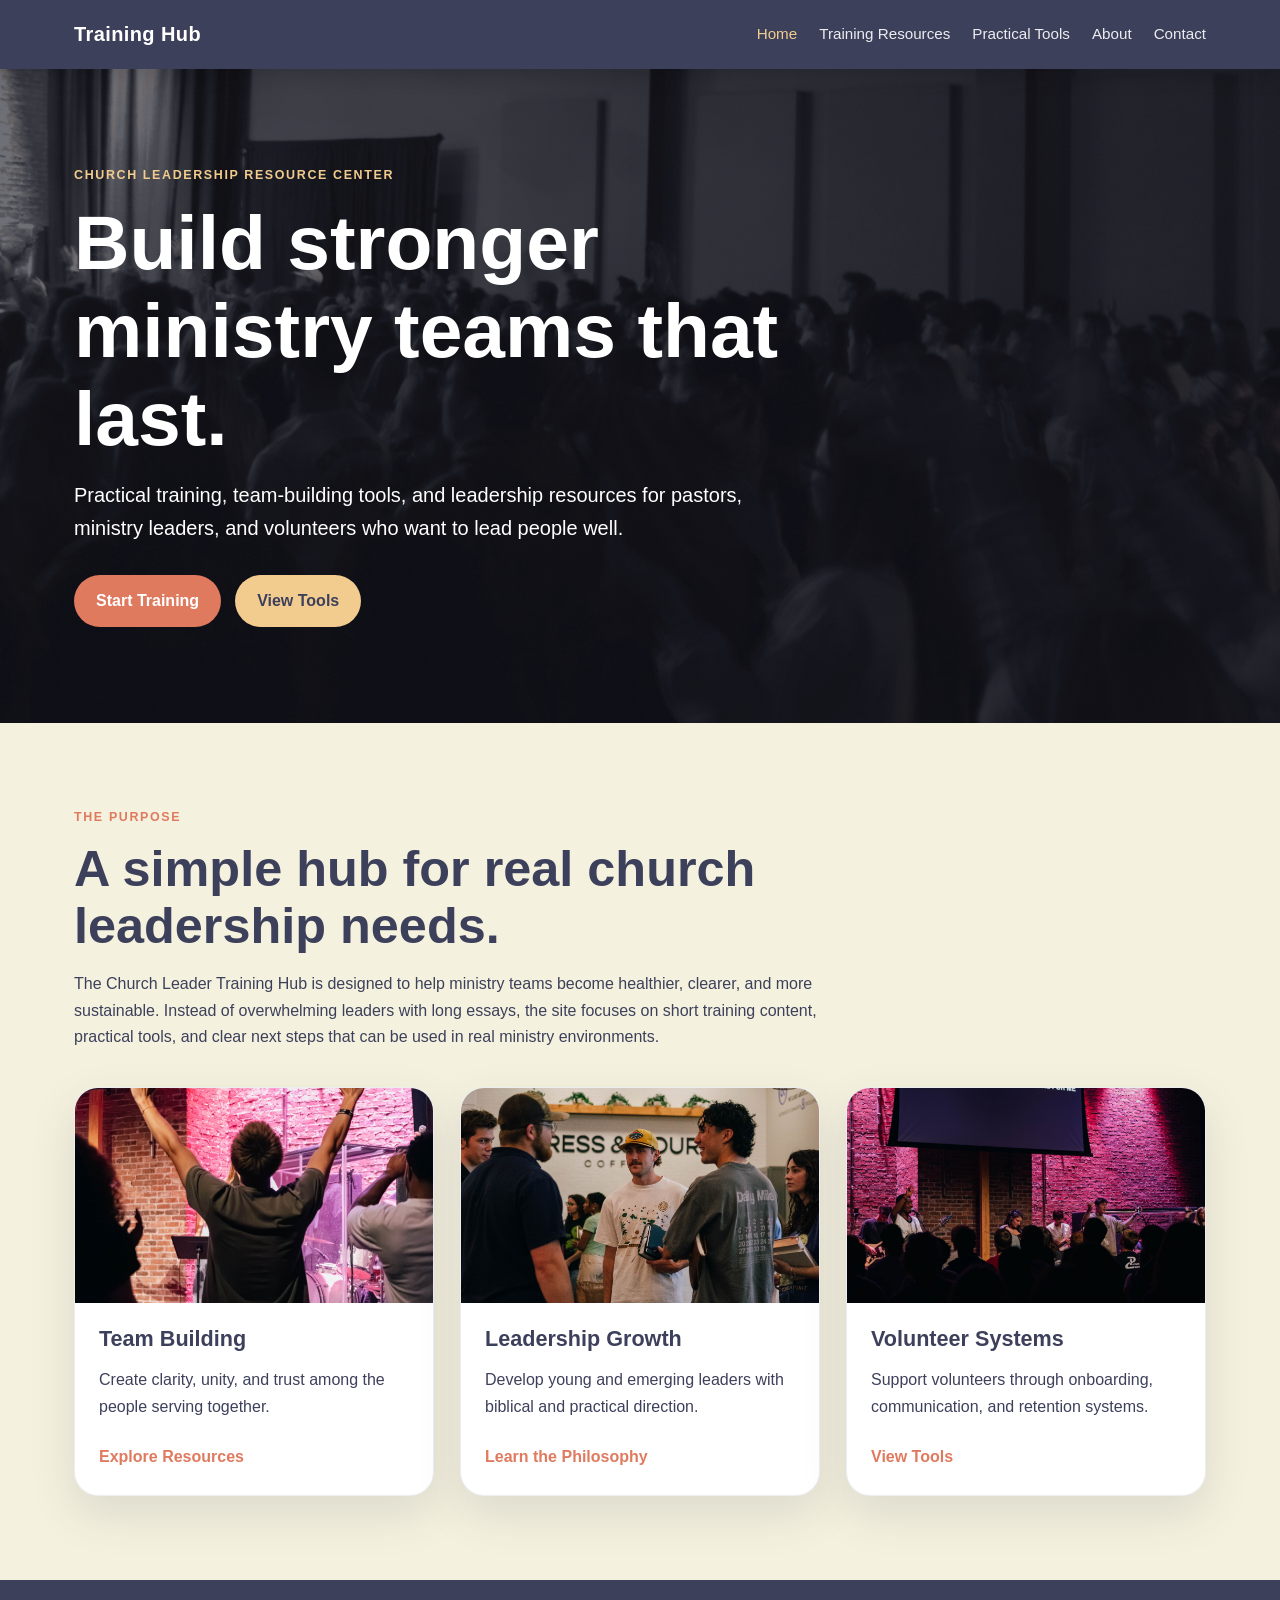
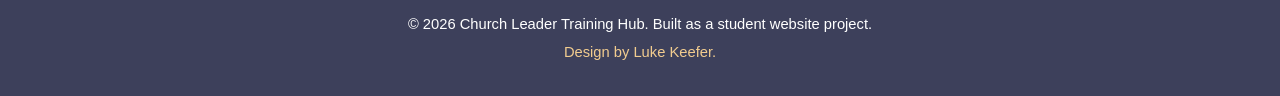
<file: index.html>
<!DOCTYPE html>
<html lang="en">
<head>
  <meta charset="UTF-8" />
  <meta name="viewport" content="width=device-width, initial-scale=1.0" />
  <title>Home | Church Leader Training Hub</title>
  <link rel="stylesheet" href="styles.css" />
</head>
<body>
<header class="site-header">
  <nav class="navbar">
    <a class="logo" href="index.html">Training Hub</a>
    <ul class="nav-links">
      <li><a class="active" href="index.html">Home</a></li>
<li><a class="" href="resources.html">Training Resources</a></li>
<li><a class="" href="tools.html">Practical Tools</a></li>
<li><a class="" href="about.html">About</a></li>
<li><a class="" href="contact.html">Contact</a></li>
    </ul>
  </nav>
</header>
<main>

<section class="hero">
  <div class="hero-inner">
    <p class="eyebrow">Church Leadership Resource Center</p>
    <h1>Build stronger ministry teams that last.</h1>
    <p class="hero-text">Practical training, team-building tools, and leadership resources for pastors, ministry leaders, and volunteers who want to lead people well.</p>
    <div class="button-row">
      <a href="resources.html" class="btn btn-primary">Start Training</a>
      <a href="tools.html" class="btn btn-secondary">View Tools</a>
    </div>
  </div>
</section>

<section class="section">
  <div class="section-heading">
    <p class="eyebrow">The Purpose</p>
    <h2>A simple hub for real church leadership needs.</h2>
    <p>The Church Leader Training Hub is designed to help ministry teams become healthier, clearer, and more sustainable. Instead of overwhelming leaders with long essays, the site focuses on short training content, practical tools, and clear next steps that can be used in real ministry environments.</p>
  </div>

  <div class="grid-3">
    <article class="card">
      <img src="images/team-worship.jpg" alt="Church community gathered for worship">
      <div class="card-body">
        <h3>Team Building</h3>
        <p>Create clarity, unity, and trust among the people serving together.</p>
        <a class="text-link" href="resources.html">Explore Resources</a>
      </div>
    </article>
    <article class="card">
      <img src="images/leadership-room.jpg" alt="Worship environment with people gathered">
      <div class="card-body">
        <h3>Leadership Growth</h3>
        <p>Develop young and emerging leaders with biblical and practical direction.</p>
        <a class="text-link" href="about.html">Learn the Philosophy</a>
      </div>
    </article>
    <article class="card">
      <img src="images/volunteer-gathering.jpg" alt="Church volunteers and attendees gathered together">
      <div class="card-body">
        <h3>Volunteer Systems</h3>
        <p>Support volunteers through onboarding, communication, and retention systems.</p>
        <a class="text-link" href="tools.html">View Tools</a>
      </div>
    </article>
  </div>
</section>

</main>
<footer class="site-footer">
  <p>© 2026 Church Leader Training Hub. Built as a student website project.</p>
  <p class="credit">Design by Luke Keefer.</p>
</footer>
</body>
</html>
</file>
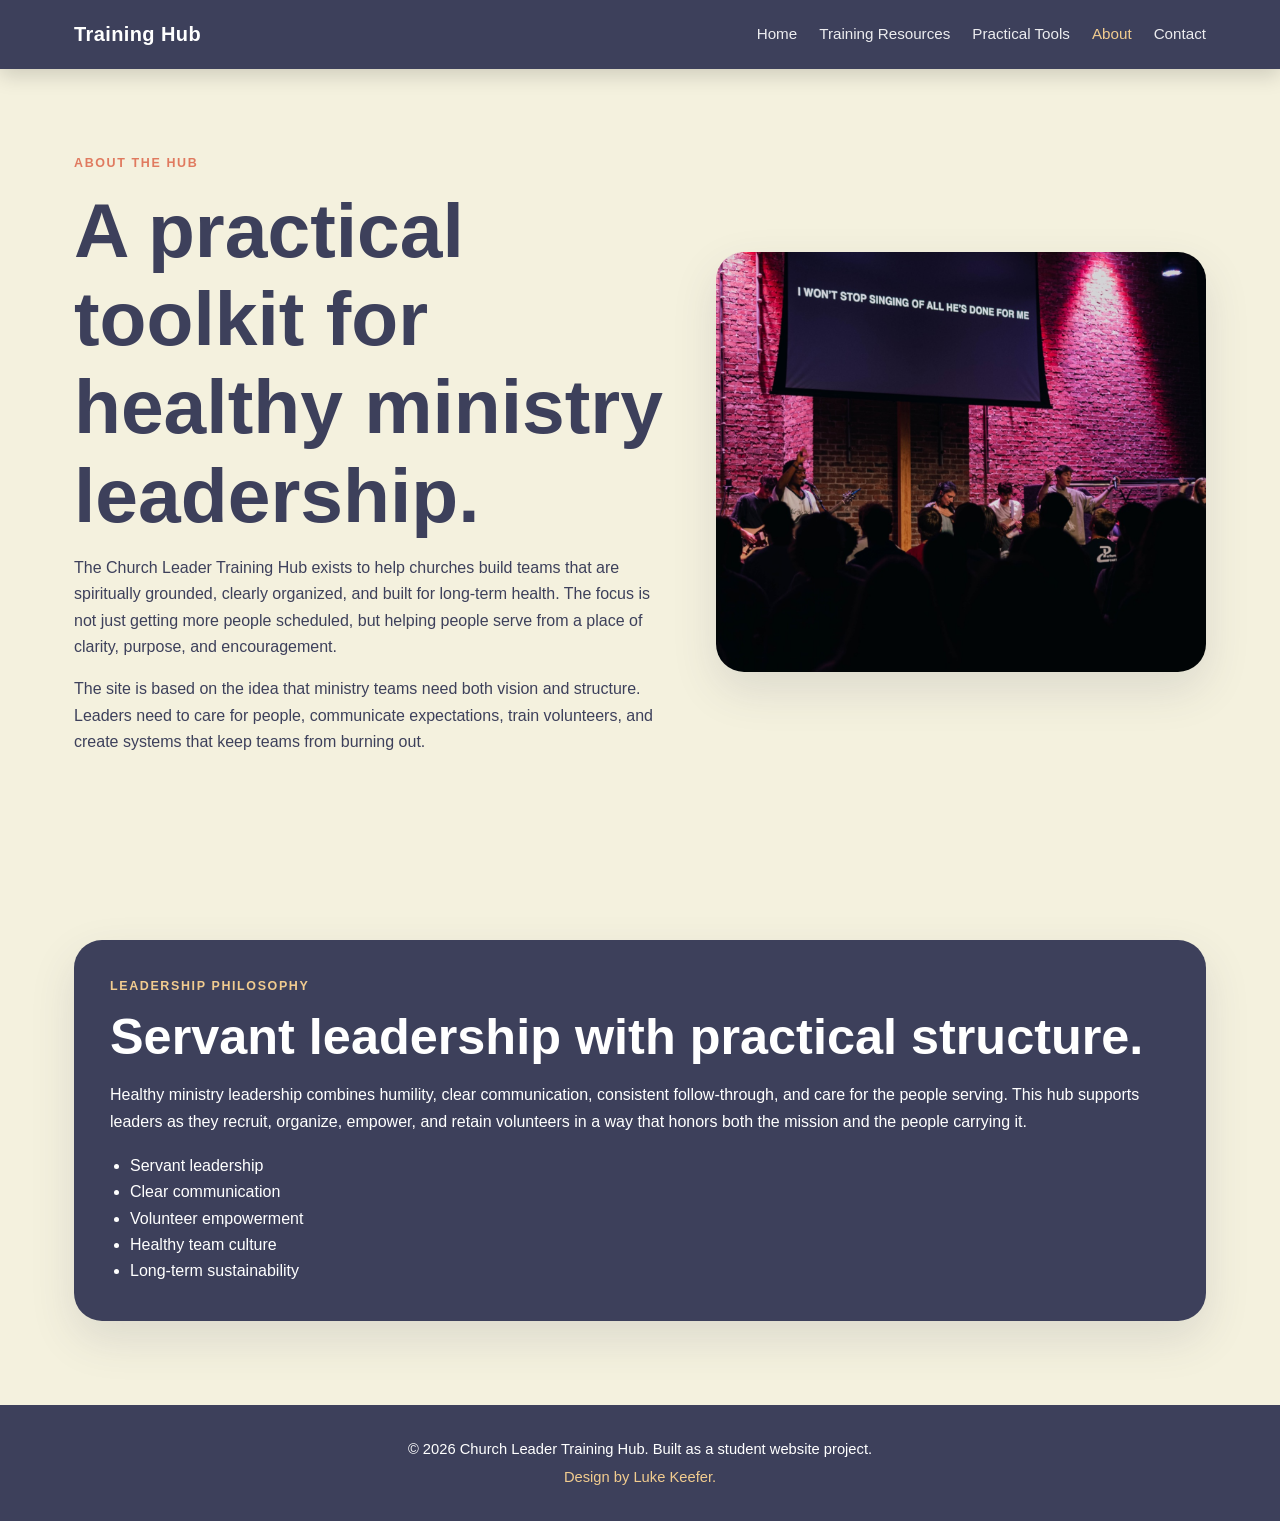
<file: about.html>
<!DOCTYPE html>
<html lang="en">
<head>
  <meta charset="UTF-8" />
  <meta name="viewport" content="width=device-width, initial-scale=1.0" />
  <title>About | Church Leader Training Hub</title>
  <link rel="stylesheet" href="styles.css" />
</head>
<body>
<header class="site-header">
  <nav class="navbar">
    <a class="logo" href="index.html">Training Hub</a>
    <ul class="nav-links">
      <li><a class="" href="index.html">Home</a></li>
<li><a class="" href="resources.html">Training Resources</a></li>
<li><a class="" href="tools.html">Practical Tools</a></li>
<li><a class="active" href="about.html">About</a></li>
<li><a class="" href="contact.html">Contact</a></li>
    </ul>
  </nav>
</header>
<main>

<section class="section split">
  <div>
    <p class="eyebrow">About the Hub</p>
    <h1>A practical toolkit for healthy ministry leadership.</h1>
    <p>The Church Leader Training Hub exists to help churches build teams that are spiritually grounded, clearly organized, and built for long-term health. The focus is not just getting more people scheduled, but helping people serve from a place of clarity, purpose, and encouragement.</p>
    <p>The site is based on the idea that ministry teams need both vision and structure. Leaders need to care for people, communicate expectations, train volunteers, and create systems that keep teams from burning out.</p>
  </div>
  <div class="rounded-image">
    <img src="images/volunteer-gathering.jpg" alt="Church volunteers and community members gathered together">
  </div>
</section>

<section class="section">
  <div class="mission-box">
    <p class="eyebrow">Leadership Philosophy</p>
    <h2>Servant leadership with practical structure.</h2>
    <p>Healthy ministry leadership combines humility, clear communication, consistent follow-through, and care for the people serving. This hub supports leaders as they recruit, organize, empower, and retain volunteers in a way that honors both the mission and the people carrying it.</p>
    <ul>
      <li>Servant leadership</li>
      <li>Clear communication</li>
      <li>Volunteer empowerment</li>
      <li>Healthy team culture</li>
      <li>Long-term sustainability</li>
    </ul>
  </div>
</section>

</main>
<footer class="site-footer">
  <p>© 2026 Church Leader Training Hub. Built as a student website project.</p>
  <p class="credit">Design by Luke Keefer.</p>
</footer>
</body>
</html>
</file>
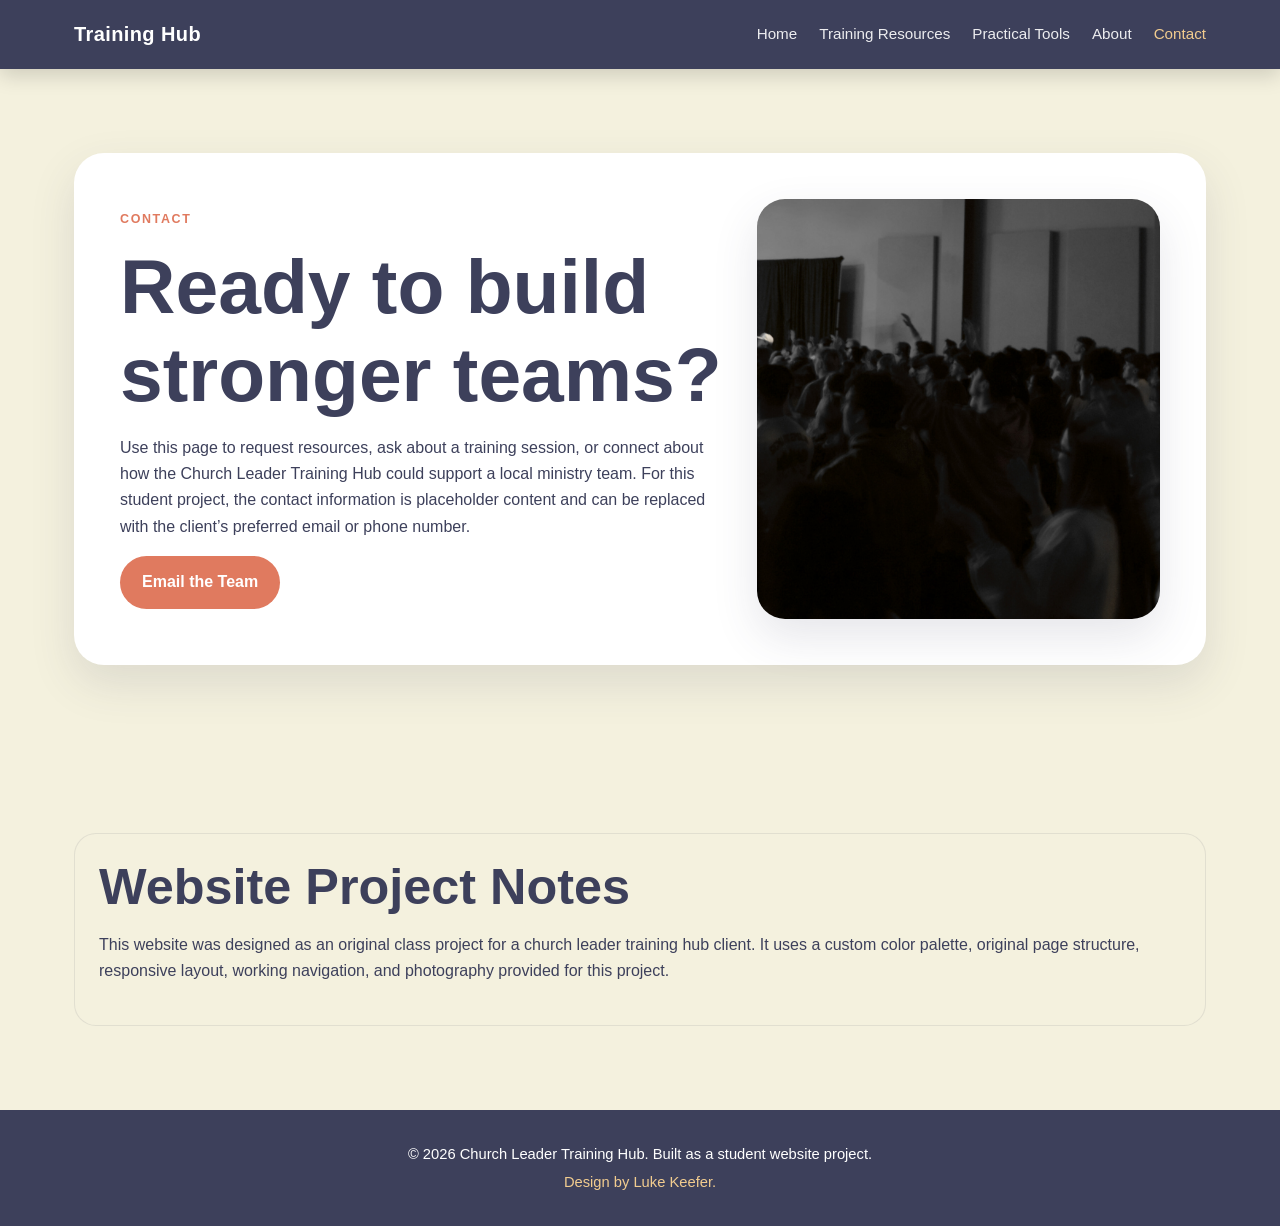
<file: contact.html>
<!DOCTYPE html>
<html lang="en">
<head>
  <meta charset="UTF-8" />
  <meta name="viewport" content="width=device-width, initial-scale=1.0" />
  <title>Contact | Church Leader Training Hub</title>
  <link rel="stylesheet" href="styles.css" />
</head>
<body>
<header class="site-header">
  <nav class="navbar">
    <a class="logo" href="index.html">Training Hub</a>
    <ul class="nav-links">
      <li><a class="" href="index.html">Home</a></li>
<li><a class="" href="resources.html">Training Resources</a></li>
<li><a class="" href="tools.html">Practical Tools</a></li>
<li><a class="" href="about.html">About</a></li>
<li><a class="active" href="contact.html">Contact</a></li>
    </ul>
  </nav>
</header>
<main>

<section class="section">
  <div class="contact-card">
    <div>
      <p class="eyebrow">Contact</p>
      <h1>Ready to build stronger teams?</h1>
      <p>Use this page to request resources, ask about a training session, or connect about how the Church Leader Training Hub could support a local ministry team. For this student project, the contact information is placeholder content and can be replaced with the client’s preferred email or phone number.</p>
      <a class="btn btn-primary" href="mailto:hello@example.com">Email the Team</a>
    </div>
    <div>
      <div class="rounded-image">
        <img src="images/hero-hands.png" alt="Hands raised in worship during a church gathering">
      </div>
    </div>
  </div>
</section>

<section class="section">
  <div class="contact-details">
    <h2>Website Project Notes</h2>
    <p>This website was designed as an original class project for a church leader training hub client. It uses a custom color palette, original page structure, responsive layout, working navigation, and photography provided for this project.</p>
  </div>
</section>

</main>
<footer class="site-footer">
  <p>© 2026 Church Leader Training Hub. Built as a student website project.</p>
  <p class="credit">Design by Luke Keefer.</p>
</footer>
</body>
</html>
</file>
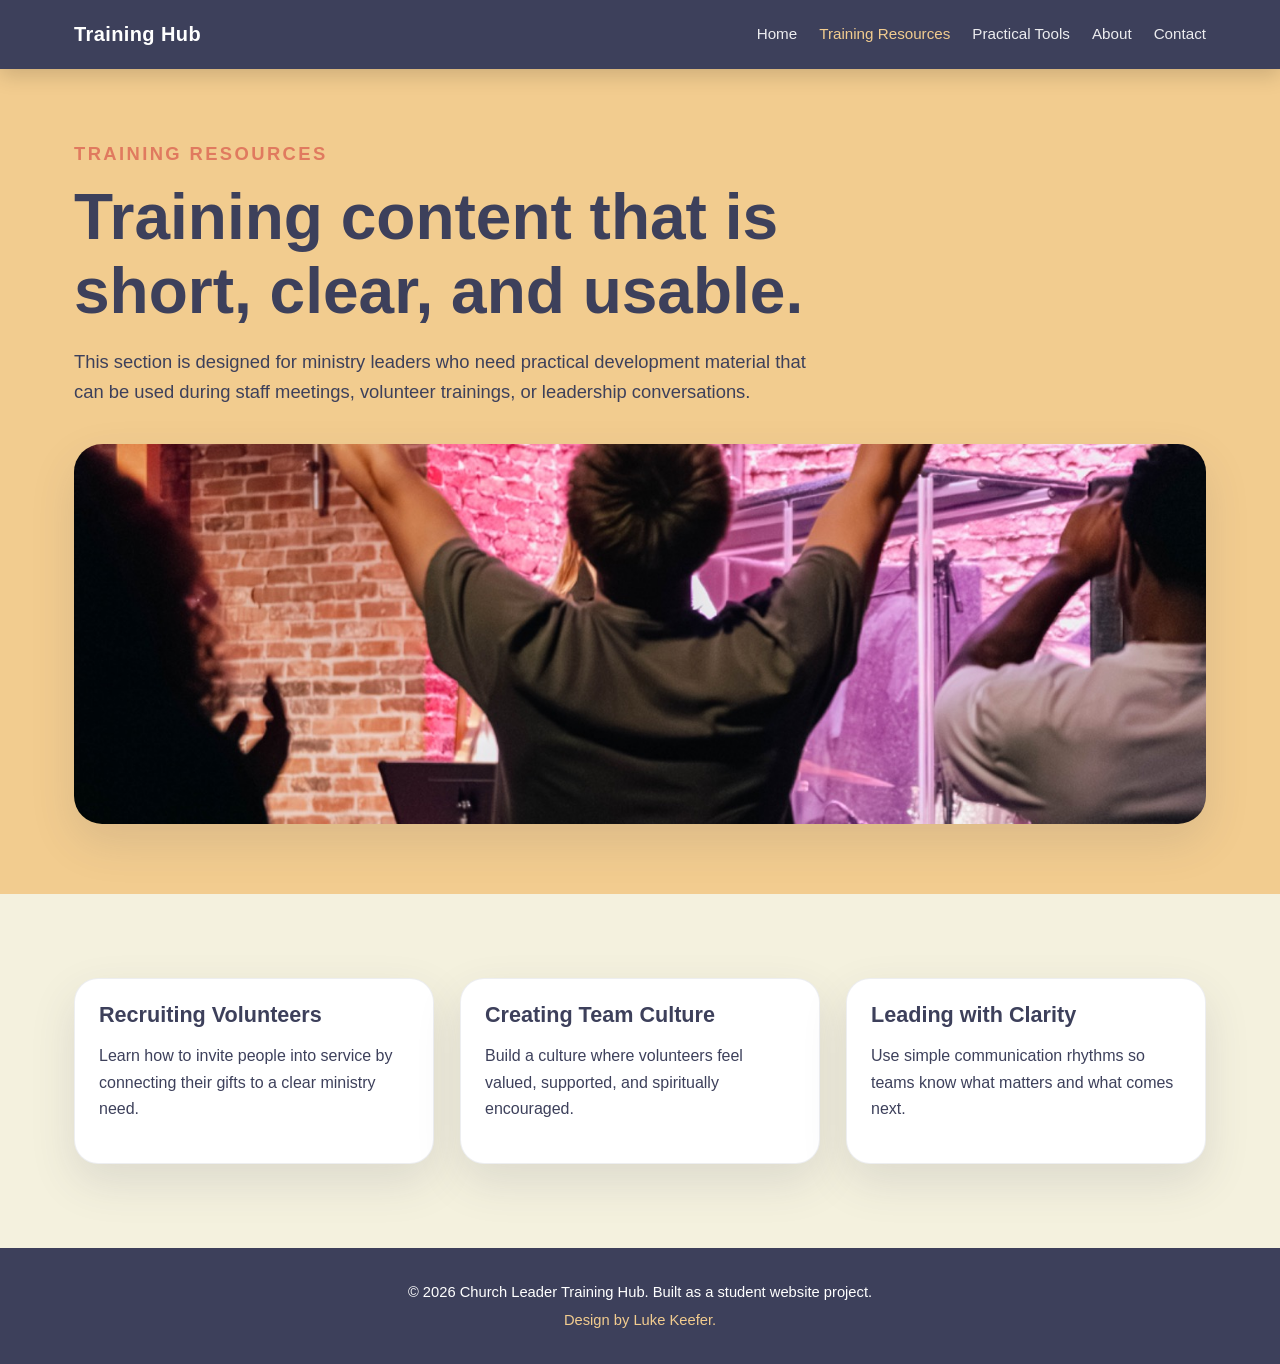
<file: resources.html>
<!DOCTYPE html>
<html lang="en">
<head>
  <meta charset="UTF-8" />
  <meta name="viewport" content="width=device-width, initial-scale=1.0" />
  <title>Training Resources | Church Leader Training Hub</title>
  <link rel="stylesheet" href="styles.css" />
</head>
<body>
<header class="site-header">
  <nav class="navbar">
    <a class="logo" href="index.html">Training Hub</a>
    <ul class="nav-links">
      <li><a class="" href="index.html">Home</a></li>
<li><a class="active" href="resources.html">Training Resources</a></li>
<li><a class="" href="tools.html">Practical Tools</a></li>
<li><a class="" href="about.html">About</a></li>
<li><a class="" href="contact.html">Contact</a></li>
    </ul>
  </nav>
</header>
<main>

<section class="page-hero">
  <div class="section">
    <p class="eyebrow">Training Resources</p>
    <h1>Training content that is short, clear, and usable.</h1>
    <p>This section is designed for ministry leaders who need practical development material that can be used during staff meetings, volunteer trainings, or leadership conversations.</p>
    <div class="photo-banner">
      <img src="images/team-worship.jpg" alt="Church team gathered during worship">
    </div>
  </div>
</section>

<section class="section">
  <div class="grid-3">
    <article class="card">
      <div class="card-body">
        <h3>Recruiting Volunteers</h3>
        <p>Learn how to invite people into service by connecting their gifts to a clear ministry need.</p>
      </div>
    </article>
    <article class="card">
      <div class="card-body">
        <h3>Creating Team Culture</h3>
        <p>Build a culture where volunteers feel valued, supported, and spiritually encouraged.</p>
      </div>
    </article>
    <article class="card">
      <div class="card-body">
        <h3>Leading with Clarity</h3>
        <p>Use simple communication rhythms so teams know what matters and what comes next.</p>
      </div>
    </article>
  </div>
</section>

</main>
<footer class="site-footer">
  <p>© 2026 Church Leader Training Hub. Built as a student website project.</p>
  <p class="credit">Design by Luke Keefer.</p>
</footer>
</body>
</html>
</file>
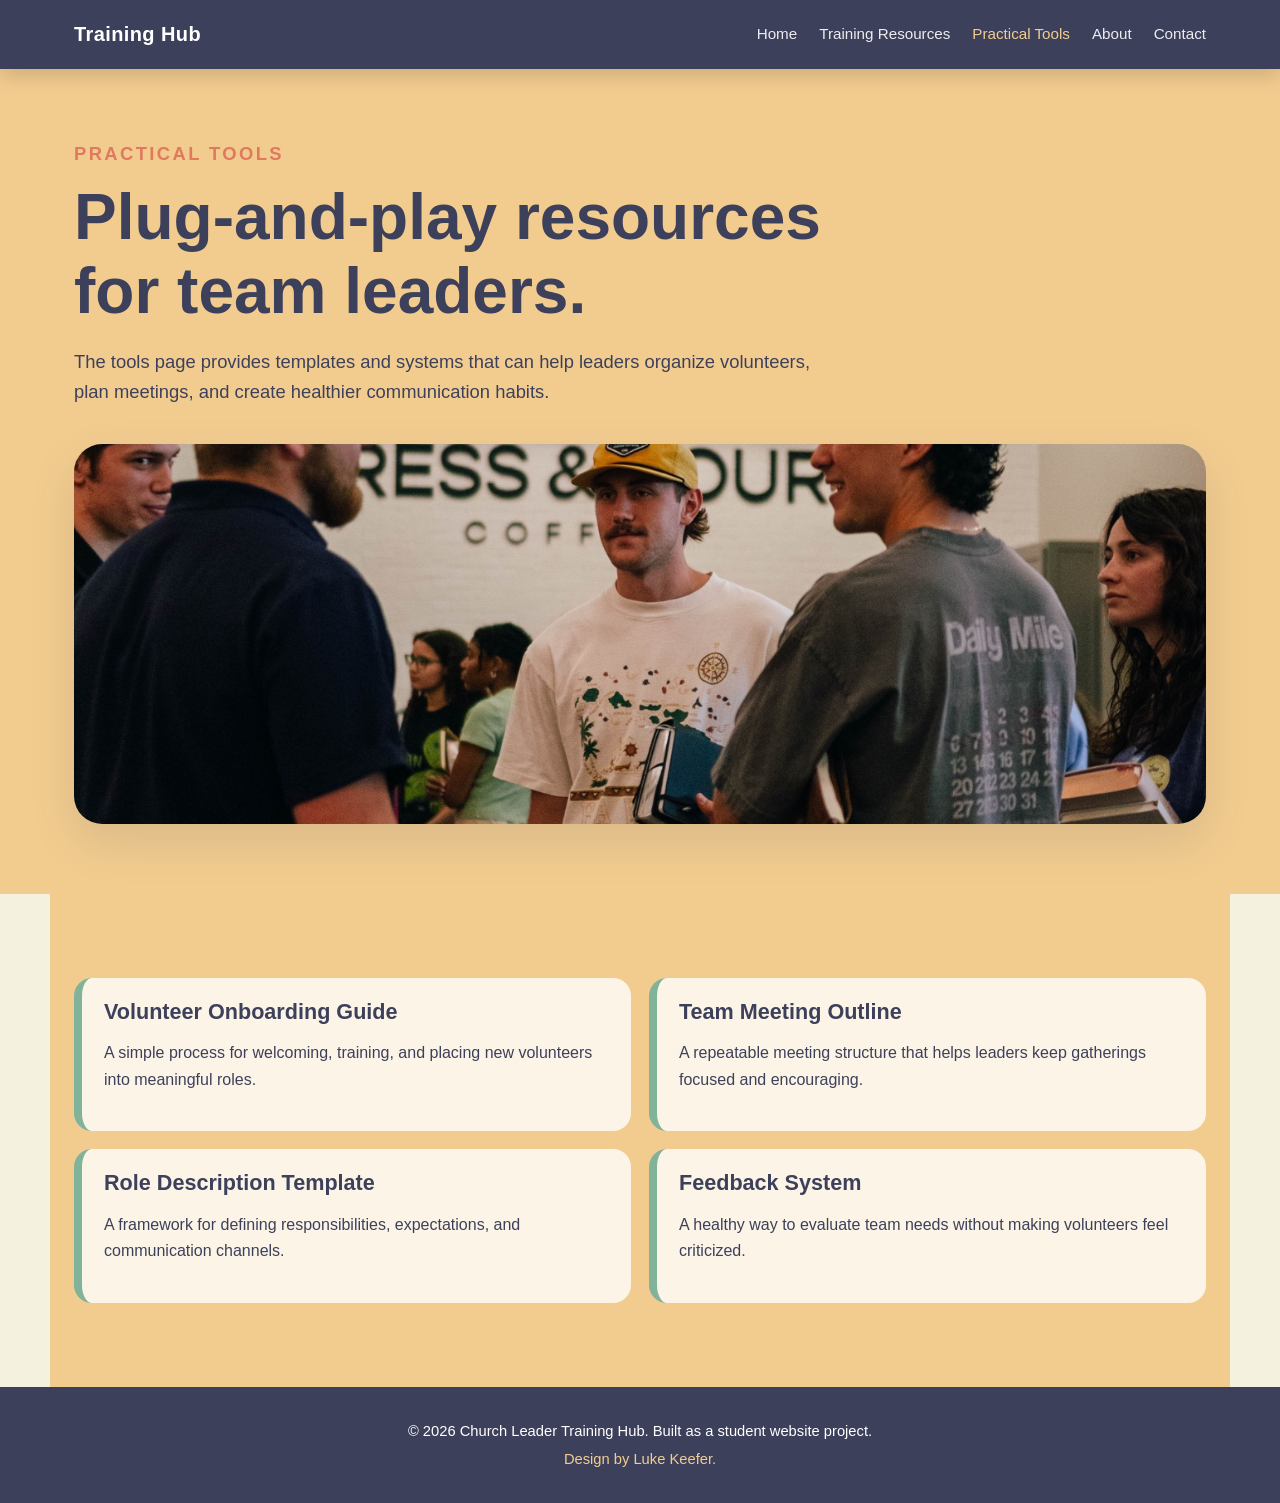
<file: tools.html>
<!DOCTYPE html>
<html lang="en">
<head>
  <meta charset="UTF-8" />
  <meta name="viewport" content="width=device-width, initial-scale=1.0" />
  <title>Practical Tools | Church Leader Training Hub</title>
  <link rel="stylesheet" href="styles.css" />
</head>
<body>
<header class="site-header">
  <nav class="navbar">
    <a class="logo" href="index.html">Training Hub</a>
    <ul class="nav-links">
      <li><a class="" href="index.html">Home</a></li>
<li><a class="" href="resources.html">Training Resources</a></li>
<li><a class="active" href="tools.html">Practical Tools</a></li>
<li><a class="" href="about.html">About</a></li>
<li><a class="" href="contact.html">Contact</a></li>
    </ul>
  </nav>
</header>
<main>

<section class="page-hero">
  <div class="section">
    <p class="eyebrow">Practical Tools</p>
    <h1>Plug-and-play resources for team leaders.</h1>
    <p>The tools page provides templates and systems that can help leaders organize volunteers, plan meetings, and create healthier communication habits.</p>
    <div class="photo-banner">
      <img src="images/leadership-room.jpg" alt="Church gathering with worship lighting">
    </div>
  </div>
</section>

<section class="section feature-band">
  <div class="tool-list">
    <div class="tool">
      <h3>Volunteer Onboarding Guide</h3>
      <p>A simple process for welcoming, training, and placing new volunteers into meaningful roles.</p>
    </div>
    <div class="tool">
      <h3>Team Meeting Outline</h3>
      <p>A repeatable meeting structure that helps leaders keep gatherings focused and encouraging.</p>
    </div>
    <div class="tool">
      <h3>Role Description Template</h3>
      <p>A framework for defining responsibilities, expectations, and communication channels.</p>
    </div>
    <div class="tool">
      <h3>Feedback System</h3>
      <p>A healthy way to evaluate team needs without making volunteers feel criticized.</p>
    </div>
  </div>
</section>

</main>
<footer class="site-footer">
  <p>© 2026 Church Leader Training Hub. Built as a student website project.</p>
  <p class="credit">Design by Luke Keefer.</p>
</footer>
</body>
</html>
</file>
<file: styles.css>
:root {
  --cream: #F4F1DE;
  --charcoal: #3D405B;
  --orange: #E07A5F;
  --green: #81B29A;
  --tan: #F2CC8F;
  --white: #FFFFFF;
  --shadow: 0 18px 45px rgba(61, 64, 91, 0.13);
}

* { box-sizing: border-box; }

body {
  margin: 0;
  font-family: Arial, Helvetica, sans-serif;
  color: var(--charcoal);
  background: var(--cream);
  line-height: 1.65;
}

img {
  max-width: 100%;
  display: block;
}

.site-header {
  position: sticky;
  top: 0;
  z-index: 10;
  background: var(--charcoal);
  box-shadow: 0 6px 20px rgba(0, 0, 0, 0.16);
}

.navbar {
  max-width: 1180px;
  margin: 0 auto;
  padding: 18px 24px;
  display: flex;
  align-items: center;
  justify-content: space-between;
  gap: 24px;
}

.logo {
  font-weight: 800;
  font-size: 1.25rem;
  color: var(--white);
  text-decoration: none;
  letter-spacing: 0.02em;
}

.nav-links {
  list-style: none;
  display: flex;
  flex-wrap: wrap;
  gap: 22px;
  margin: 0;
  padding: 0;
}

.nav-links a {
  color: var(--white);
  text-decoration: none;
  font-size: 0.95rem;
  opacity: 0.9;
}

.nav-links a:hover,
.nav-links a.active {
  color: var(--tan);
  opacity: 1;
}

.hero {
  min-height: 620px;
  background:
    linear-gradient(rgba(21, 23, 36, 0.62), rgba(21, 23, 36, 0.62)),
    url("images/hero-hands.png") center/cover no-repeat;
  color: var(--white);
  display: flex;
  align-items: center;
}

.hero-inner {
  max-width: 1180px;
  width: 100%;
  margin: 0 auto;
  padding: 96px 24px;
}

.eyebrow {
  color: var(--orange);
  text-transform: uppercase;
  letter-spacing: 0.13em;
  font-weight: 800;
  font-size: 0.78rem;
  margin: 0 0 12px;
}

.hero .eyebrow { color: var(--tan); }

h1, h2, h3 {
  line-height: 1.15;
  margin: 0 0 16px;
}

h1 {
  font-size: clamp(2.5rem, 6vw, 5.2rem);
  max-width: 840px;
}

h2 { font-size: clamp(2rem, 4vw, 3.15rem); }
h3 { font-size: 1.35rem; }

.hero-text {
  max-width: 670px;
  font-size: 1.25rem;
  margin: 0 0 30px;
}

.button-row {
  display: flex;
  flex-wrap: wrap;
  gap: 14px;
}

.btn {
  display: inline-block;
  text-decoration: none;
  border-radius: 999px;
  padding: 13px 22px;
  font-weight: 800;
  transition: transform 0.18s ease, opacity 0.18s ease;
}

.btn:hover {
  transform: translateY(-2px);
  opacity: 0.92;
}

.btn-primary {
  background: var(--orange);
  color: var(--white);
}

.btn-secondary {
  background: var(--tan);
  color: var(--charcoal);
}

.section {
  max-width: 1180px;
  margin: 0 auto;
  padding: 84px 24px;
}

.section-heading {
  max-width: 780px;
  margin-bottom: 36px;
}

.grid-3 {
  display: grid;
  grid-template-columns: repeat(3, 1fr);
  gap: 26px;
}

.card {
  background: var(--white);
  border-radius: 24px;
  overflow: hidden;
  box-shadow: var(--shadow);
  border: 1px solid rgba(61, 64, 91, 0.09);
}

.card img {
  width: 100%;
  height: 215px;
  object-fit: cover;
}

.card-body { padding: 24px; }

.text-link {
  display: inline-block;
  margin-top: 8px;
  color: var(--orange);
  font-weight: 800;
  text-decoration: none;
}

.text-link:hover { text-decoration: underline; }

.feature-band { background: var(--tan); }

.split {
  display: grid;
  grid-template-columns: 1.1fr 0.9fr;
  gap: 42px;
  align-items: center;
}

.rounded-image {
  border-radius: 28px;
  overflow: hidden;
  box-shadow: var(--shadow);
}

.rounded-image img {
  width: 100%;
  height: 420px;
  object-fit: cover;
}

.tool-list {
  display: grid;
  grid-template-columns: repeat(2, 1fr);
  gap: 18px;
}

.tool {
  background: rgba(255, 255, 255, 0.78);
  border-left: 8px solid var(--green);
  border-radius: 18px;
  padding: 22px;
}

.mission-box {
  background: var(--charcoal);
  color: var(--white);
  border-radius: 28px;
  padding: 36px;
  box-shadow: var(--shadow);
}

.mission-box .eyebrow { color: var(--tan); }

.mission-box ul {
  margin: 18px 0 0;
  padding-left: 20px;
}

.contact-card {
  background: var(--white);
  border-radius: 30px;
  box-shadow: var(--shadow);
  padding: 46px;
  display: grid;
  grid-template-columns: 1.2fr 0.8fr;
  gap: 32px;
  align-items: center;
}

.contact-details {
  background: var(--cream);
  border-radius: 22px;
  padding: 24px;
  border: 1px solid rgba(61, 64, 91, 0.1);
}

.site-footer {
  background: var(--charcoal);
  color: var(--white);
  text-align: center;
  padding: 28px 20px;
  font-size: 0.92rem;
}

.site-footer p { margin: 4px 0; }
.credit { color: var(--tan); }

.page-hero { background: var(--tan); }

.page-hero .section {
  padding-top: 70px;
  padding-bottom: 70px;
}

.page-hero h1 {
  color: var(--charcoal);
  font-size: clamp(2.4rem, 5vw, 4.4rem);
}

.page-hero p {
  max-width: 760px;
  font-size: 1.15rem;
}

.photo-banner {
  margin-top: 36px;
  border-radius: 28px;
  overflow: hidden;
  box-shadow: var(--shadow);
}

.photo-banner img {
  width: 100%;
  height: 380px;
  object-fit: cover;
}

@media (max-width: 860px) {
  .navbar {
    align-items: flex-start;
    flex-direction: column;
  }

  .nav-links { gap: 14px; }

  .hero { min-height: 560px; }

  .grid-3,
  .split,
  .tool-list,
  .contact-card {
    grid-template-columns: 1fr;
  }

  .section { padding: 62px 20px; }

  .rounded-image img,
  .photo-banner img { height: 300px; }
}

@media (max-width: 520px) {
  .nav-links { flex-direction: column; }

  .hero-inner { padding: 72px 20px; }

  .hero-text { font-size: 1.05rem; }

  .contact-card { padding: 28px; }
}
</file>
